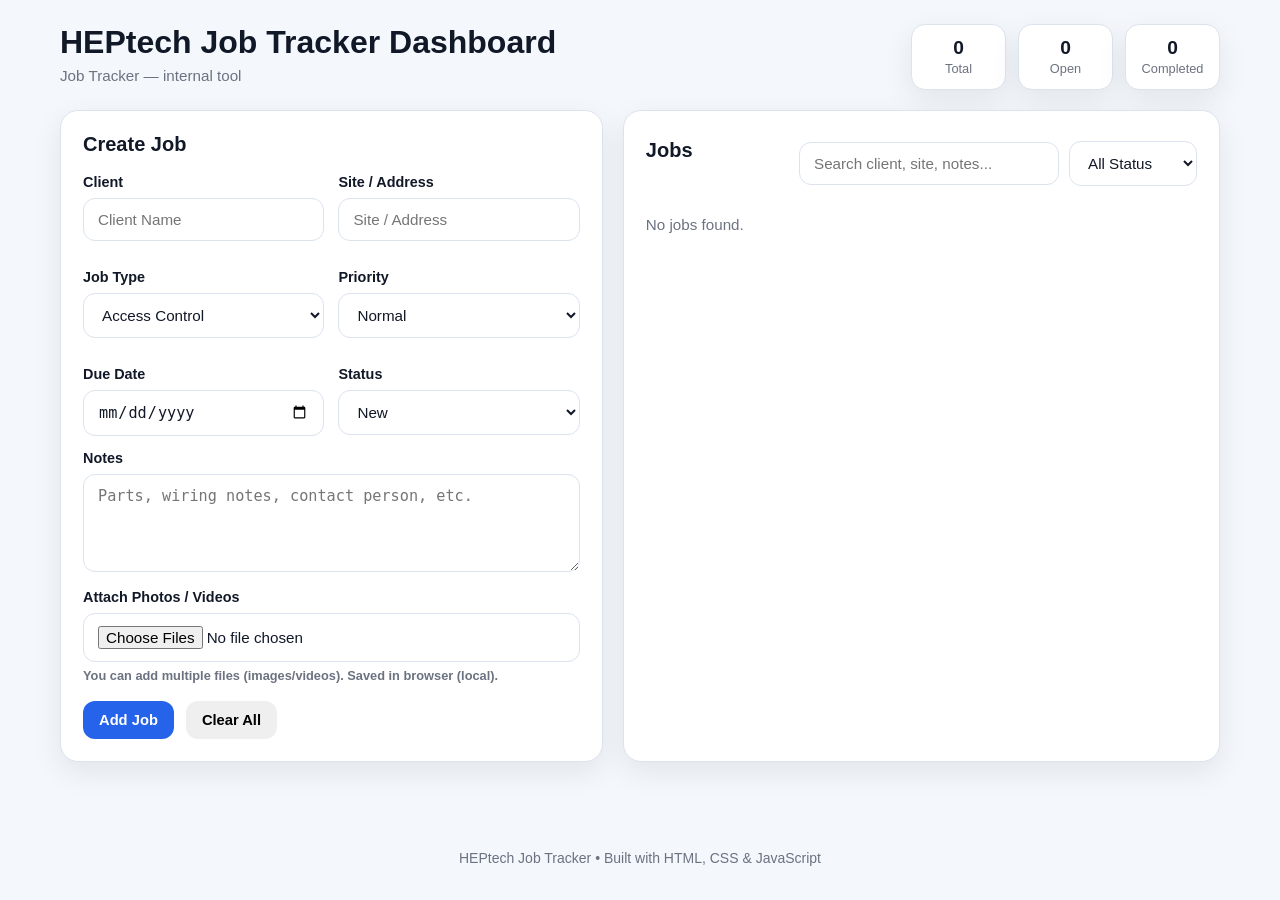
<file: index.html>
<!DOCTYPE html>
<html lang="en">
<head>
  <meta charset="UTF-8" />
  <meta name="viewport" content="width=device-width, initial-scale=1.0" />
  <title>HepTech Admin — Job Tracker</title>
  <link rel="stylesheet" href="style.css" />
  <script src="main.js" defer></script>
</head>
<body>
  <header class="topbar">
    <div>
      <h1>HEPtech Job Tracker Dashboard</h1>
      <p class="sub">Job Tracker — internal tool</p>
    </div>

    <div class="stats" id="stats">
      <div class="stat"><span id="totalCount">0</span><small>Total</small></div>
      <div class="stat"><span id="openCount">0</span><small>Open</small></div>
      <div class="stat"><span id="doneCount">0</span><small>Completed</small></div>
    </div>
  </header>

  <main class="layout">
    <!-- LEFT: Create Job -->
    <section class="card">
      <h2>Create Job</h2>

      <form id="jobForm" class="form">
        <div class="grid">
          <label>
            Client
            <input id="client" type="text" placeholder="Client Name" required />
          </label>

          <label>
            Site / Address
            <input id="site" type="text" placeholder="Site / Address" />
          </label>

          <label>
            Job Type
            <select id="jobType">
              <option>Access Control</option>
              <option>CCTV</option>
              <option>Alarm</option>
              <option>Intercom</option>
              <option>Network / IT</option>
              <option>Auto Door</option>
              <option>Other</option>
            </select>
          </label>

          <label>
            Priority
            <select id="priority">
              <option value="Normal">Normal</option>
              <option value="High">High</option>
              <option value="Urgent">Urgent</option>
            </select>
          </label>

          <label>
            Due Date
            <input id="dueDate" type="date" />
          </label>

          <label>
            Status
            <select id="status">
              <option value="New">New</option>
              <option value="In Progress">In Progress</option>
              <option value="On Hold">On Hold</option>
              <option value="Completed">Completed</option>
            </select>
          </label>
        </div>

        <label>
          Notes
          <textarea id="notes" rows="4" placeholder="Parts, wiring notes, contact person, etc."></textarea>
        </label>

        <label>
          Attach Photos / Videos
          <input id="attachments" type="file" multiple accept="image/*,video/*" />
          <small class="hint">You can add multiple files (images/videos). Saved in browser (local).</small>
        </label>

        <div class="actions">
          <button class="btn primary" type="submit">Add Job</button>
          <button class="btn" type="button" id="clearAll">Clear All</button>
        </div>
      </form>
    </section>

    <!-- RIGHT: Jobs List -->
    <section class="card">
      <div class="row">
        <h2>Jobs</h2>

        <div class="filters">
          <input id="search" type="text" placeholder="Search client, site, notes..." />
          <select id="filterStatus">
            <option value="All">All Status</option>
            <option value="New">New</option>
            <option value="In Progress">In Progress</option>
            <option value="On Hold">On Hold</option>
            <option value="Completed">Completed</option>
          </select>
        </div>
      </div>

      <div id="jobs" class="jobs"></div>
      <p id="empty" class="empty">No jobs found.</p>
    </section>
  </main>

  <script src="main.js"></script>

 <footer style="
text-align:center;
margin-top:40px;
padding:20px;
color:#6b7280;
font-size:14px;
">
HEPtech Job Tracker • Built with HTML, CSS & JavaScript
</footer>
</body>
</html>
</file>
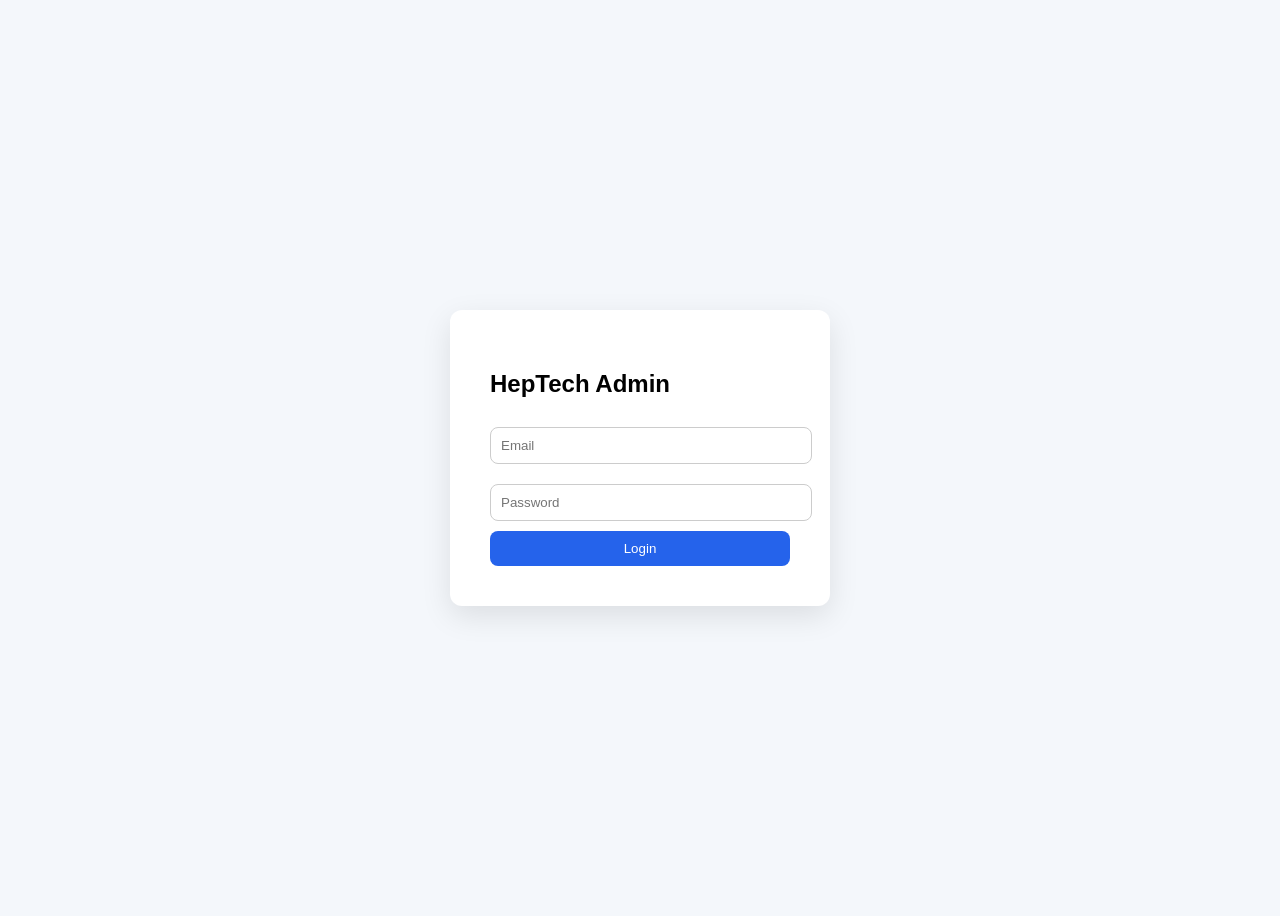
<file: login.html>
<!DOCTYPE html>
<html>
<head>
<title>HepTech Admin Login</title>

<style>
body{
font-family:Arial;
background:#f4f7fb;
display:flex;
justify-content:center;
align-items:center;
height:100vh;
}

.login-box{
background:white;
padding:40px;
border-radius:12px;
box-shadow:0 10px 30px rgba(0,0,0,0.1);
width:300px;
}

input{
width:100%;
padding:10px;
margin:10px 0;
border-radius:8px;
border:1px solid #ccc;
}

button{
width:100%;
padding:10px;
background:#2563eb;
color:white;
border:none;
border-radius:8px;
cursor:pointer;
}
</style>
</head>

<body>

<div class="login-box">

<h2>HepTech Admin</h2>

<input id="email" placeholder="Email">

<input id="password" type="password" placeholder="Password">

<button onclick="login()">Login</button>

</div>

<script>

function login(){

let email = document.getElementById("email").value
let password = document.getElementById("password").value

if(email === "admin@heptech.ca" && password === "heptech123"){

window.location = "index.html"

}
else{

alert("Wrong login")

}

}

</script>

</body>
</html>
</file>
<file: style.css>
:root{
  --bg: #f4f7fb;
  --card: #ffffff;
  --card-alt: #f8fafc;
  --text: #111827;
  --muted: #6b7280;
  --border: #dbe3ee;
  --primary: #2563eb;
  --primary-dark: #1d4ed8;
  --success: #16a34a;
  --danger: #dc2626;
  --warning: #d97706;
  --shadow: 0 10px 30px rgba(15, 23, 42, 0.08);
  --radius: 18px;
}

*{
  box-sizing: border-box;
}

body{
  margin: 0;
  font-family: Inter, Arial, sans-serif;
  background: var(--bg);
  color: var(--text);
}

.topbar{
  max-width: 1200px;
  margin: 0 auto;
  padding: 24px 20px 12px;
  display: flex;
  justify-content: space-between;
  align-items: flex-start;
  gap: 20px;
}

.topbar h1{
  margin: 0;
  font-size: 2rem;
  font-weight: 800;
}

.sub{
  margin: 6px 0 0;
  color: var(--muted);
  font-size: 0.95rem;
}

.stats{
  display: flex;
  gap: 12px;
  flex-wrap: wrap;
}

.stat{
  background: var(--card);
  border: 1px solid var(--border);
  border-radius: 14px;
  min-width: 95px;
  padding: 12px 14px;
  text-align: center;
  box-shadow: var(--shadow);
}

.stat span{
  display: block;
  font-size: 1.2rem;
  font-weight: 800;
}

.stat small{
  color: var(--muted);
  font-size: 0.8rem;
}

.layout{
  max-width: 1200px;
  margin: 0 auto;
  padding: 8px 20px 28px;
  display: grid;
  grid-template-columns: 1fr 1.1fr;
  gap: 20px;
}

.card{
  background: var(--card);
  border: 1px solid var(--border);
  border-radius: var(--radius);
  padding: 22px;
  box-shadow: var(--shadow);
}

.card h2{
  margin: 0 0 18px;
  font-size: 1.25rem;
  font-weight: 800;
}

.form label{
  display: block;
  margin-bottom: 14px;
  font-size: 0.9rem;
  font-weight: 600;
  color: var(--text);
}

input,
select,
textarea{
  width: 100%;
  margin-top: 8px;
  padding: 12px 14px;
  border: 1px solid var(--border);
  border-radius: 12px;
  background: #fff;
  color: var(--text);
  font-size: 0.95rem;
  outline: none;
}

input:focus,
select:focus,
textarea:focus{
  border-color: var(--primary);
  box-shadow: 0 0 0 3px rgba(37, 99, 235, 0.12);
}

textarea{
  resize: vertical;
}

.grid{
  display: grid;
  grid-template-columns: 1fr 1fr;
  gap: 14px;
}

.hint{
  display: block;
  margin-top: 6px;
  color: var(--muted);
  font-size: 0.8rem;
}

.actions{
  display: flex;
  gap: 12px;
  margin-top: 18px;
  flex-wrap: wrap;
}

.btn{
  border: none;
  border-radius: 12px;
  padding: 11px 16px;
  font-size: 0.92rem;
  font-weight: 700;
  cursor: pointer;
  transition: 0.2s ease;
}

.btn:hover{
  transform: translateY(-1px);
}

.btn.primary{
  background: var(--primary);
  color: white;
}

.btn.primary:hover{
  background: var(--primary-dark);
}

.btn.danger{
  background: var(--danger);
  color: white;
}

.row{
  display: flex;
  justify-content: space-between;
  align-items: center;
  gap: 14px;
  flex-wrap: wrap;
}

.filters{
  display: flex;
  gap: 10px;
  align-items: center;
}

.filters input{
  min-width: 260px;
}

.jobs{
  display: flex;
  flex-direction: column;
  gap: 14px;
  margin-top: 18px;
}

.job{
  background: var(--card-alt);
  border: 1px solid var(--border);
  border-radius: 16px;
  padding: 16px;
}

.jobTop{
  display: flex;
  justify-content: space-between;
  align-items: flex-start;
  gap: 16px;
  flex-wrap: wrap;
}

.jobTitle{
  font-size: 1rem;
  font-weight: 800;
  margin-bottom: 8px;
}

.badges{
  display: flex;
  flex-wrap: wrap;
  gap: 8px;
}

.badge{
  font-size: 0.78rem;
  font-weight: 700;
  padding: 6px 10px;
  border-radius: 999px;
  background: #eef2ff;
  color: #3730a3;
}

.badge.good{
  background: #dcfce7;
  color: #166534;
}

.badge.warn{
  background: #fef3c7;
  color: #92400e;
}

.badge.bad{
  background: #fee2e2;
  color: #991b1b;
}

.jobMeta{
  margin-top: 12px;
  color: var(--muted);
  font-size: 0.92rem;
  line-height: 1.5;
}

.jobActions{
  display: flex;
  gap: 10px;
  flex-wrap: wrap;
  margin-top: 14px;
}

.attachments{
  display: flex;
  flex-wrap: wrap;
  gap: 10px;
  margin-top: 14px;
}

.thumb{
  width: 130px;
  height: 90px;
  overflow: hidden;
  border-radius: 12px;
  border: 1px solid var(--border);
  background: #e5e7eb;
  display: flex;
  align-items: center;
  justify-content: center;
}

.thumb img,
.thumb video{
  width: 100%;
  height: 100%;
  object-fit: cover;
}

.empty{
  color: var(--muted);
  margin-top: 12px;
  font-size: 0.95rem;
}

@media (max-width: 900px){
  .layout{
    grid-template-columns: 1fr;
  }

  .topbar{
    flex-direction: column;
  }
}

@media (max-width: 640px){
  .grid{
    grid-template-columns: 1fr;
  }

  .filters{
    width: 100%;
    flex-direction: column;
    align-items: stretch;
  }

  .filters input{
    min-width: unset;
  }
}
</file>
